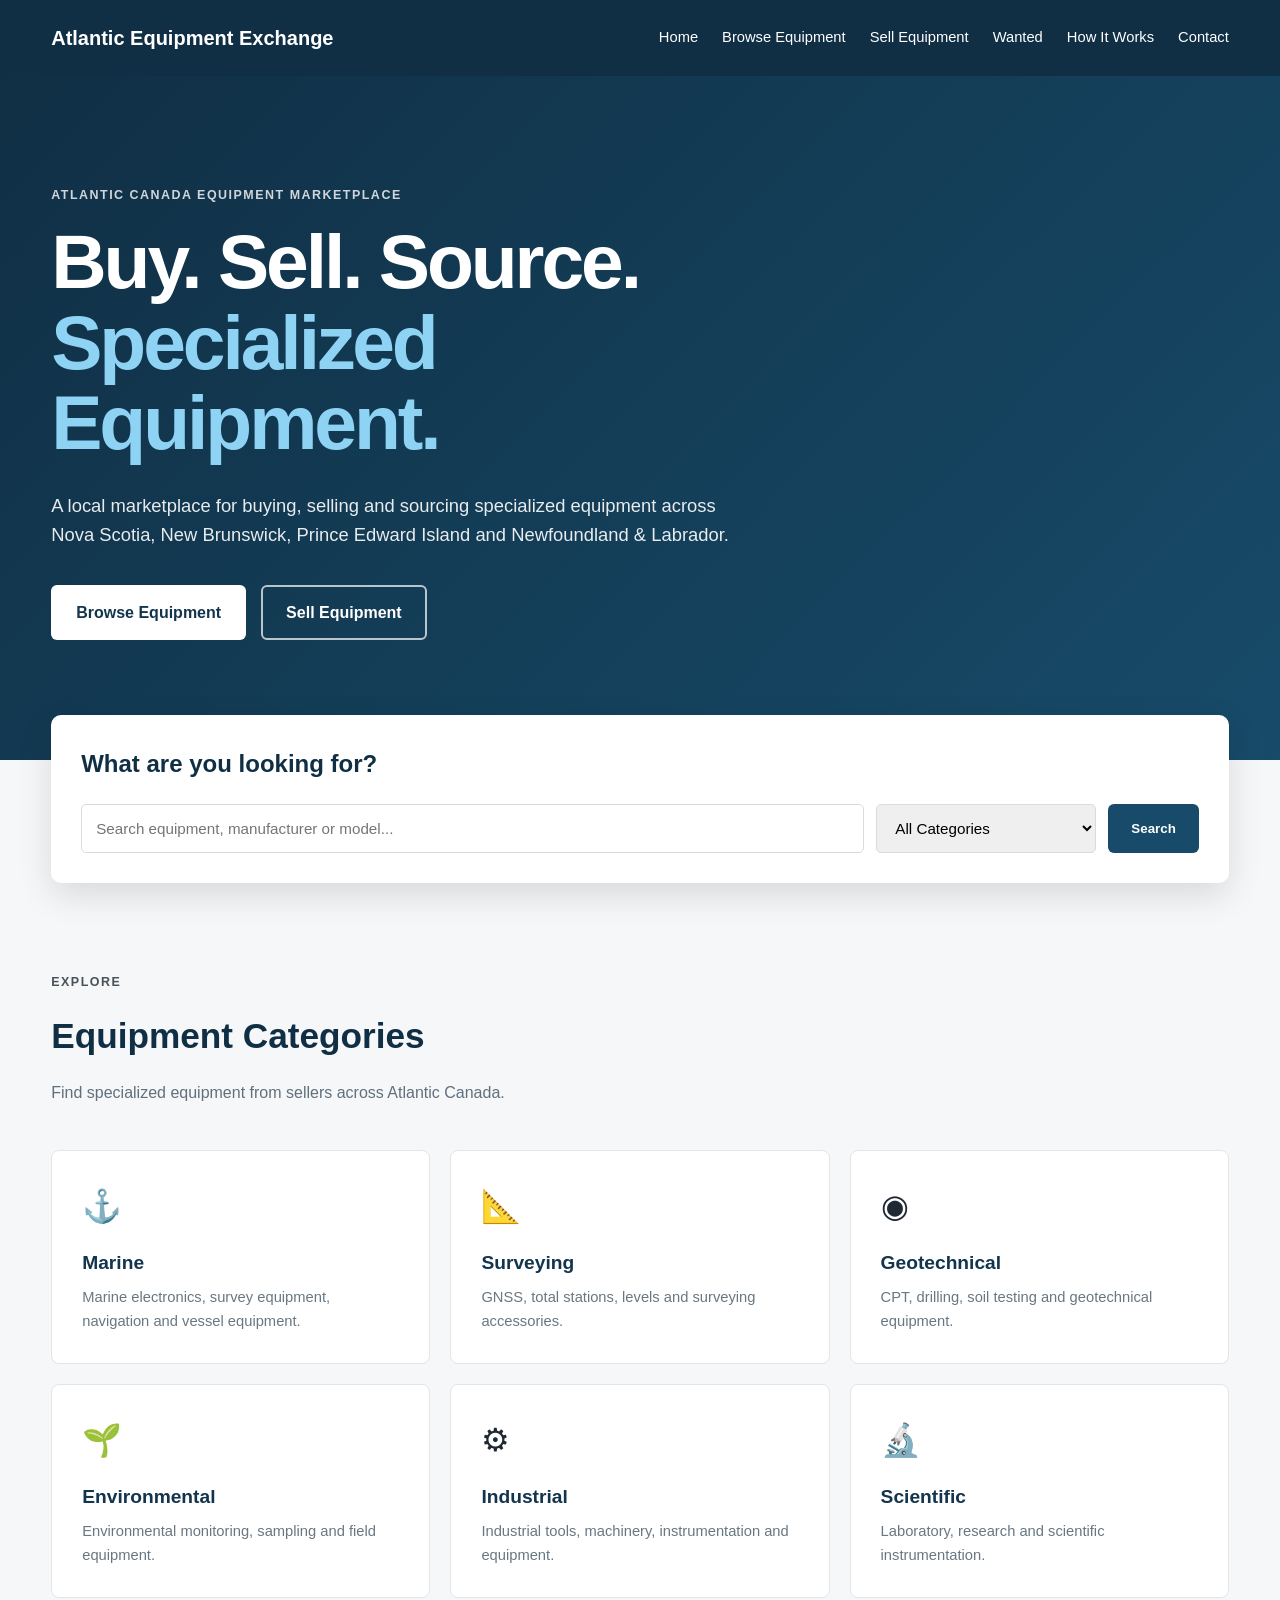
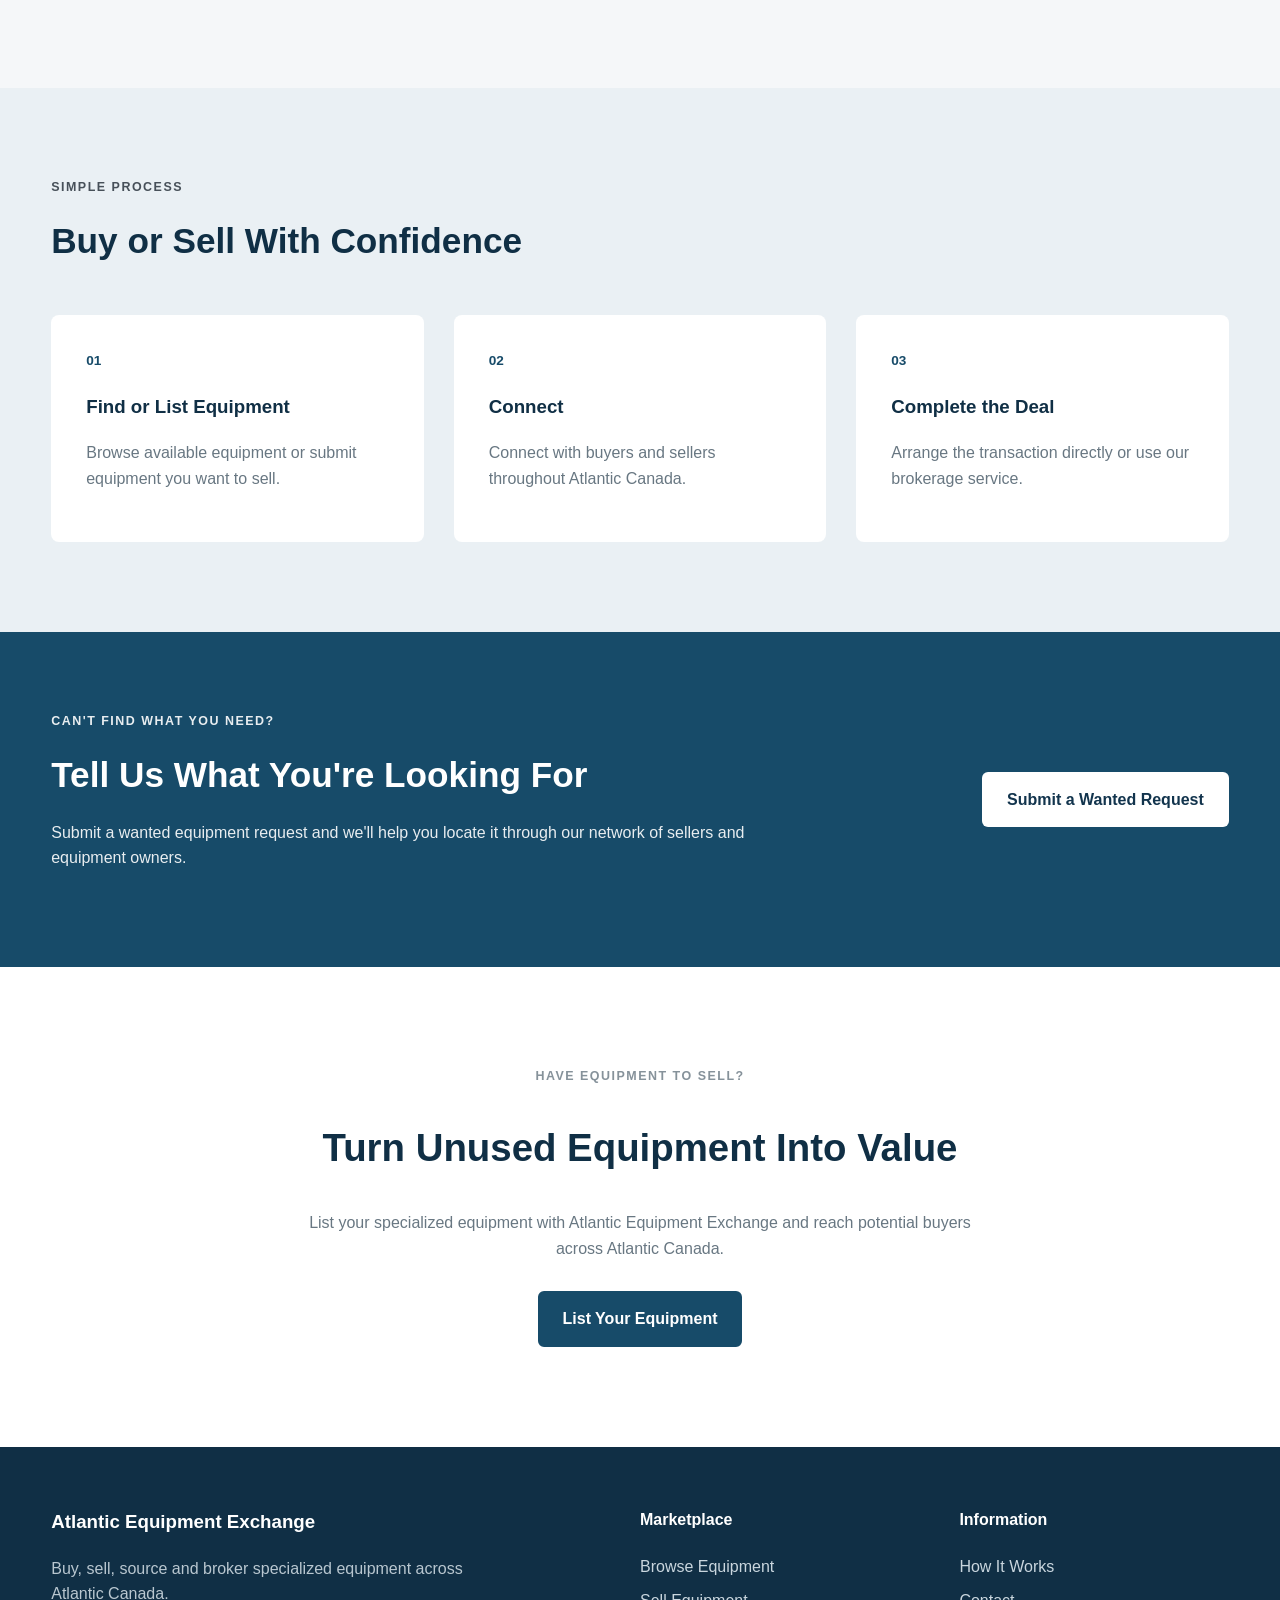
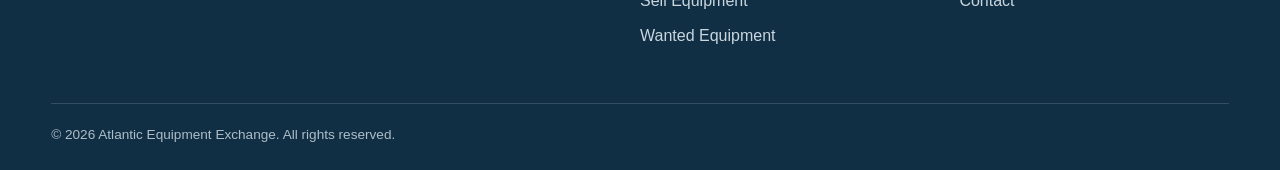
<file: index.html>
<!DOCTYPE html>
<html lang="en">

<head>

    <meta charset="UTF-8">

    <meta name="viewport"
          content="width=device-width, initial-scale=1.0">

    <title>Atlantic Equipment Exchange | Buy, Sell & Source Equipment</title>

    <meta name="description"
          content="Buy, sell, source and broker specialized equipment across Atlantic Canada.">

    <link rel="stylesheet" href="css/style.css">

</head>


<body>

    <!-- =========================================================
         HEADER
    ========================================================== -->

    <header class="site-header">

        <div class="container header-inner">

            <a href="index.html" class="logo">
                Atlantic Equipment Exchange
            </a>


            <nav class="main-nav">

                <a href="index.html">Home</a>

                <a href="browse.html">Browse Equipment</a>

                <a href="sell.html">Sell Equipment</a>

                <a href="wanted.html">Wanted</a>

                <a href="how-it-works.html">How It Works</a>

                <a href="contact.html">Contact</a>

            </nav>

        </div>

    </header>



    <!-- =========================================================
         HERO
    ========================================================== -->

    <main>

        <section class="hero">

            <div class="container hero-content">

                <div class="hero-text">

                    <p class="eyebrow">
                        ATLANTIC CANADA EQUIPMENT MARKETPLACE
                    </p>

                    <h1>
                        Buy. Sell. Source.<br>
                        <span>Specialized Equipment.</span>
                    </h1>

                    <p class="hero-description">

                        A local marketplace for buying, selling and
                        sourcing specialized equipment across Nova Scotia,
                        New Brunswick, Prince Edward Island and Newfoundland
                        & Labrador.

                    </p>


                    <div class="hero-buttons">

                        <a href="browse.html"
                           class="button button-primary">

                            Browse Equipment

                        </a>


                        <a href="sell.html"
                           class="button button-secondary">

                            Sell Equipment

                        </a>

                    </div>

                </div>

            </div>

        </section>



        <!-- =====================================================
             SEARCH
        ====================================================== -->

        <section class="search-section">

            <div class="container">

                <div class="search-box">

                    <h2>
                        What are you looking for?
                    </h2>


                    <form class="search-form"
                          action="browse.html"
                          method="get">

                        <input
                            type="search"
                            name="search"
                            placeholder="Search equipment, manufacturer or model..."
                            aria-label="Search equipment">


                        <select name="category"
                                aria-label="Equipment category">

                            <option value="">
                                All Categories
                            </option>

                            <option value="marine">
                                Marine Equipment
                            </option>

                            <option value="surveying">
                                Surveying Equipment
                            </option>

                            <option value="geotechnical">
                                Geotechnical Equipment
                            </option>

                            <option value="environmental">
                                Environmental Equipment
                            </option>

                            <option value="industrial">
                                Industrial Equipment
                            </option>

                            <option value="scientific">
                                Scientific Equipment
                            </option>

                        </select>


                        <button type="submit"
                                class="button button-primary">

                            Search

                        </button>

                    </form>

                </div>

            </div>

        </section>



        <!-- =====================================================
             CATEGORIES
        ====================================================== -->

        <section class="categories-section">

            <div class="container">

                <div class="section-heading">

                    <p class="eyebrow">
                        EXPLORE
                    </p>

                    <h2>
                        Equipment Categories
                    </h2>

                    <p>
                        Find specialized equipment from sellers
                        across Atlantic Canada.
                    </p>

                </div>


                <div class="category-grid">


                    <a href="browse.html?category=marine"
                       class="category-card">

                        <div class="category-icon">
                            ⚓
                        </div>

                        <h3>
                            Marine
                        </h3>

                        <p>
                            Marine electronics, survey equipment,
                            navigation and vessel equipment.
                        </p>

                    </a>



                    <a href="browse.html?category=surveying"
                       class="category-card">

                        <div class="category-icon">
                            📐
                        </div>

                        <h3>
                            Surveying
                        </h3>

                        <p>
                            GNSS, total stations, levels and
                            surveying accessories.
                        </p>

                    </a>



                    <a href="browse.html?category=geotechnical"
                       class="category-card">

                        <div class="category-icon">
                            ◉
                        </div>

                        <h3>
                            Geotechnical
                        </h3>

                        <p>
                            CPT, drilling, soil testing and
                            geotechnical equipment.
                        </p>

                    </a>



                    <a href="browse.html?category=environmental"
                       class="category-card">

                        <div class="category-icon">
                            🌱
                        </div>

                        <h3>
                            Environmental
                        </h3>

                        <p>
                            Environmental monitoring,
                            sampling and field equipment.
                        </p>

                    </a>



                    <a href="browse.html?category=industrial"
                       class="category-card">

                        <div class="category-icon">
                            ⚙
                        </div>

                        <h3>
                            Industrial
                        </h3>

                        <p>
                            Industrial tools, machinery,
                            instrumentation and equipment.
                        </p>

                    </a>



                    <a href="browse.html?category=scientific"
                       class="category-card">

                        <div class="category-icon">
                            🔬
                        </div>

                        <h3>
                            Scientific
                        </h3>

                        <p>
                            Laboratory, research and
                            scientific instrumentation.
                        </p>

                    </a>


                </div>

            </div>

        </section>



        <!-- =====================================================
             HOW IT WORKS
        ====================================================== -->

        <section class="process-section">

            <div class="container">

                <div class="section-heading">

                    <p class="eyebrow">
                        SIMPLE PROCESS
                    </p>

                    <h2>
                        Buy or Sell With Confidence
                    </h2>

                </div>


                <div class="process-grid">


                    <div class="process-card">

                        <div class="process-number">
                            01
                        </div>

                        <h3>
                            Find or List Equipment
                        </h3>

                        <p>
                            Browse available equipment or submit
                            equipment you want to sell.
                        </p>

                    </div>



                    <div class="process-card">

                        <div class="process-number">
                            02
                        </div>

                        <h3>
                            Connect
                        </h3>

                        <p>
                            Connect with buyers and sellers
                            throughout Atlantic Canada.
                        </p>

                    </div>



                    <div class="process-card">

                        <div class="process-number">
                            03
                        </div>

                        <h3>
                            Complete the Deal
                        </h3>

                        <p>
                            Arrange the transaction directly or
                            use our brokerage service.
                        </p>

                    </div>


                </div>

            </div>

        </section>



        <!-- =====================================================
             WANTED EQUIPMENT
        ====================================================== -->

        <section class="wanted-section">

            <div class="container">

                <div class="wanted-content">

                    <div>

                        <p class="eyebrow">
                            CAN'T FIND WHAT YOU NEED?
                        </p>

                        <h2>
                            Tell Us What You're Looking For
                        </h2>

                        <p>
                            Submit a wanted equipment request and
                            we'll help you locate it through our
                            network of sellers and equipment owners.
                        </p>

                    </div>


                    <a href="wanted.html"
                       class="button button-primary">

                        Submit a Wanted Request

                    </a>

                </div>

            </div>

        </section>



        <!-- =====================================================
             SELL CTA
        ====================================================== -->

        <section class="sell-section">

            <div class="container">

                <div class="sell-content">

                    <p class="eyebrow">
                        HAVE EQUIPMENT TO SELL?
                    </p>

                    <h2>
                        Turn Unused Equipment Into Value
                    </h2>

                    <p>
                        List your specialized equipment with
                        Atlantic Equipment Exchange and reach
                        potential buyers across Atlantic Canada.
                    </p>

                    <a href="sell.html"
                       class="button button-secondary">

                        List Your Equipment

                    </a>

                </div>

            </div>

        </section>

    </main>



    <!-- =========================================================
         FOOTER
    ========================================================== -->

    <footer class="site-footer">

        <div class="container footer-grid">


            <div>

                <h3>
                    Atlantic Equipment Exchange
                </h3>

                <p>
                    Buy, sell, source and broker specialized
                    equipment across Atlantic Canada.
                </p>

            </div>


            <div>

                <h4>
                    Marketplace
                </h4>

                <a href="browse.html">
                    Browse Equipment
                </a>

                <a href="sell.html">
                    Sell Equipment
                </a>

                <a href="wanted.html">
                    Wanted Equipment
                </a>

            </div>


            <div>

                <h4>
                    Information
                </h4>

                <a href="how-it-works.html">
                    How It Works
                </a>

                <a href="contact.html">
                    Contact
                </a>

            </div>


        </div>


        <div class="container footer-bottom">

            <p>
                © 2026 Atlantic Equipment Exchange.
                All rights reserved.
            </p>

        </div>

    </footer>


</body>

</html>
</file>
<file: css/style.css>
/* =========================================================
   GLOBAL
========================================================= */

* {
    box-sizing: border-box;
}

html {
    scroll-behavior: smooth;
}

body {
    margin: 0;

    font-family:
        Arial,
        Helvetica,
        sans-serif;

    background: #f5f7f9;

    color: #1f2933;

    line-height: 1.6;
}


.container {
    width: min(1180px, 92%);

    margin: 0 auto;
}


/* =========================================================
   HEADER
========================================================= */

.site-header {
    background: #102f45;

    color: white;

    position: relative;

    z-index: 10;
}


.header-inner {
    min-height: 76px;

    display: flex;

    align-items: center;

    justify-content: space-between;

    gap: 30px;
}


.logo {
    color: white;

    text-decoration: none;

    font-size: 1.25rem;

    font-weight: 700;

    white-space: nowrap;
}


.main-nav {
    display: flex;

    align-items: center;

    gap: 24px;
}


.main-nav a {
    color: white;

    text-decoration: none;

    font-size: 0.92rem;

    transition: opacity 0.2s ease;
}


.main-nav a:hover {
    opacity: 0.75;
}


/* =========================================================
   HERO
========================================================= */

.hero {
    background:
        linear-gradient(
            135deg,
            #102f45 0%,
            #174b69 100%
        );

    color: white;

    padding: 110px 0 120px;
}


.hero-content {
    display: flex;

    align-items: center;
}


.hero-text {
    max-width: 780px;
}


.eyebrow {
    margin: 0 0 15px;

    font-size: 0.78rem;

    font-weight: 700;

    letter-spacing: 0.12em;

    text-transform: uppercase;

    opacity: 0.8;
}


.hero h1 {
    margin: 0;

    font-size: clamp(2.7rem, 6vw, 5rem);

    line-height: 1.05;

    letter-spacing: -0.04em;
}


.hero h1 span {
    color: #8fd3f4;
}


.hero-description {
    max-width: 700px;

    margin: 28px 0 35px;

    font-size: 1.15rem;

    opacity: 0.9;
}


.hero-buttons {
    display: flex;

    flex-wrap: wrap;

    gap: 15px;
}


/* =========================================================
   BUTTONS
========================================================= */

.button {
    display: inline-block;

    padding: 13px 23px;

    border-radius: 6px;

    text-decoration: none;

    font-weight: 700;

    border: 2px solid transparent;

    cursor: pointer;

    transition:
        transform 0.2s ease,
        opacity 0.2s ease;
}


.button:hover {
    transform: translateY(-2px);

    opacity: 0.92;
}


.button-primary {
    background: #ffffff;

    color: #12344d;
}


.button-secondary {
    background: transparent;

    color: white;

    border-color: rgba(255,255,255,0.7);
}


/* =========================================================
   SEARCH
========================================================= */

.search-section {
    margin-top: -45px;

    position: relative;

    z-index: 2;
}


.search-box {
    background: white;

    padding: 30px;

    border-radius: 10px;

    box-shadow:
        0 12px 35px rgba(0,0,0,0.12);
}


.search-box h2 {
    margin-top: 0;

    color: #102f45;
}


.search-form {
    display: grid;

    grid-template-columns:
        minmax(0, 1fr)
        220px
        auto;

    gap: 12px;
}


.search-form input,
.search-form select {
    width: 100%;

    padding: 14px;

    border:
        1px solid #d5dce2;

    border-radius: 5px;

    font-size: 0.95rem;
}


.search-form button {
    border: none;

    background: #174b69;

    color: white;
}


/* =========================================================
   SECTIONS
========================================================= */

.categories-section,
.process-section {
    padding: 90px 0;
}


.section-heading {
    max-width: 700px;

    margin-bottom: 45px;
}


.section-heading h2 {
    margin: 0 0 12px;

    color: #102f45;

    font-size: 2.2rem;
}


.section-heading p:last-child {
    color: #61707c;
}


/* =========================================================
   CATEGORY CARDS
========================================================= */

.category-grid {
    display: grid;

    grid-template-columns:
        repeat(3, 1fr);

    gap: 20px;
}


.category-card {
    background: white;

    padding: 30px;

    border-radius: 8px;

    text-decoration: none;

    color: inherit;

    border:
        1px solid #e1e6ea;

    transition:
        transform 0.2s ease,
        box-shadow 0.2s ease;
}


.category-card:hover {
    transform: translateY(-4px);

    box-shadow:
        0 12px 30px rgba(0,0,0,0.08);
}


.category-icon {
    font-size: 2rem;

    margin-bottom: 15px;
}


.category-card h3 {
    margin: 0 0 8px;

    color: #12344d;

    font-size: 1.2rem;
}


.category-card p {
    margin: 0;

    color: #687782;

    font-size: 0.92rem;
}


/* =========================================================
   PROCESS
========================================================= */

.process-section {
    background: #eaf0f4;
}


.process-grid {
    display: grid;

    grid-template-columns:
        repeat(3, 1fr);

    gap: 30px;
}


.process-card {
    position: relative;

    padding: 35px;

    background: white;

    border-radius: 8px;
}


.process-number {
    margin-bottom: 20px;

    font-size: 0.85rem;

    font-weight: 700;

    color: #174b69;
}


.process-card h3 {
    margin-top: 0;

    color: #102f45;
}


.process-card p {
    color: #687782;
}


/* =========================================================
   WANTED
========================================================= */

.wanted-section {
    padding: 80px 0;

    background: #174b69;

    color: white;
}


.wanted-content {
    display: flex;

    align-items: center;

    justify-content: space-between;

    gap: 40px;
}


.wanted-content h2 {
    margin: 0 0 15px;

    font-size: 2.2rem;
}


.wanted-content p {
    max-width: 700px;

    opacity: 0.9;
}


/* =========================================================
   SELL CTA
========================================================= */

.sell-section {
    padding: 100px 0;

    text-align: center;

    background: white;
}


.sell-content {
    max-width: 700px;

    margin: auto;
}


.sell-content h2 {
    margin-top: 0;

    color: #102f45;

    font-size: 2.4rem;
}


.sell-content p {
    color: #687782;

    margin-bottom: 30px;
}


.sell-content .button {
    background: #174b69;

    color: white;

    border-color: #174b69;
}


/* =========================================================
   FOOTER
========================================================= */

.site-footer {
    background: #102f45;

    color: white;

    padding: 60px 0 25px;
}


.footer-grid {
    display: grid;

    grid-template-columns:
        2fr 1fr 1fr;

    gap: 50px;
}


.footer-grid h3,
.footer-grid h4 {
    margin-top: 0;
}


.footer-grid p {
    max-width: 450px;

    color: #b9c7d0;
}


.footer-grid a {
    display: block;

    color: #c9d6de;

    text-decoration: none;

    margin-bottom: 9px;
}


.footer-grid a:hover {
    color: white;
}


.footer-bottom {
    margin-top: 45px;

    padding-top: 20px;

    border-top:
        1px solid rgba(255,255,255,0.15);
}


.footer-bottom p {
    margin: 0;

    color: #aebdc7;

    font-size: 0.85rem;
}


/* =========================================================
   MOBILE
========================================================= */

@media (max-width: 850px) {

    .header-inner {
        flex-direction: column;

        align-items: flex-start;

        padding: 20px 0;
    }


    .main-nav {
        flex-wrap: wrap;

        gap: 12px 18px;
    }


    .hero {
        padding: 80px 0 100px;
    }


    .search-form {
        grid-template-columns: 1fr;
    }


    .category-grid,
    .process-grid {
        grid-template-columns: 1fr;
    }


    .wanted-content {
        flex-direction: column;

        align-items: flex-start;
    }


    .footer-grid {
        grid-template-columns: 1fr;
    }

}


@media (max-width: 500px) {

    .hero h1 {
        font-size: 2.7rem;
    }


    .hero-buttons {
        flex-direction: column;

        align-items: stretch;
    }


    .hero-buttons .button {
        text-align: center;
    }

}
/* =========================================================
   BROWSE PAGE
========================================================= */

.page-header {
    background: #eaf0f4;

    padding: 70px 0;
}


.page-header h1 {
    margin: 0 0 10px;

    color: #102f45;

    font-size: 3rem;

    line-height: 1.1;
}


.page-header p:last-child {
    max-width: 650px;

    margin: 0;

    color: #687782;

    font-size: 1.05rem;
}


/* =========================================================
   BROWSE CONTROLS
========================================================= */

.browse-section {
    padding: 55px 0 90px;
}


.browse-controls {
    display: grid;

    grid-template-columns:
        minmax(0, 1fr)
        220px
        220px;

    gap: 15px;

    padding: 25px;

    margin-bottom: 35px;

    background: white;

    border: 1px solid #e0e6ea;

    border-radius: 8px;
}


.browse-controls label {
    display: block;

    margin-bottom: 7px;

    font-size: 0.85rem;

    font-weight: 700;

    color: #344955;
}


.browse-controls input,
.browse-controls select,
.listing-header select {
    width: 100%;

    padding: 12px 13px;

    border: 1px solid #d3dbe1;

    border-radius: 5px;

    background: white;

    color: #1f2933;

    font-size: 0.92rem;
}


/* =========================================================
   LISTING HEADER
========================================================= */

.listing-header {
    display: flex;

    align-items: center;

    justify-content: space-between;

    gap: 20px;

    margin-bottom: 20px;
}


.listing-header p {
    margin: 0;

    color: #687782;
}


.listing-header select {
    width: 180px;
}


/* =========================================================
   LISTING GRID
========================================================= */

.listing-grid {
    display: grid;

    grid-template-columns:
        repeat(3, 1fr);

    gap: 22px;
}


/* =========================================================
   LISTING CARD
========================================================= */

.listing-card {
    overflow: hidden;

    background: white;

    border:
        1px solid #e0e6ea;

    border-radius: 8px;

    transition:
        transform 0.2s ease,
        box-shadow 0.2s ease;
}


.listing-card:hover {
    transform: translateY(-4px);

    box-shadow:
        0 12px 30px rgba(0,0,0,0.08);
}


/* =========================================================
   LISTING IMAGE
========================================================= */

.listing-image {
    position: relative;

    height: 210px;

    background: #dfe7ec;
}


.placeholder-image {
    height: 100%;

    display: flex;

    align-items: center;

    justify-content: center;

    text-align: center;

    padding: 20px;

    color: #5b6b75;

    font-size: 0.78rem;

    font-weight: 700;

    letter-spacing: 0.08em;
}

/* =========================================================
   LISTING IMAGE GALLERY
========================================================= */

.listing-image-gallery {
    width: 100%;

    height: 100%;

    display: flex;

    align-items: center;

    justify-content: center;

    overflow: hidden;

    background: #dfe7ec;
}


.listing-gallery-image {
    display: block;

    width: 100%;

    height: 100%;

    object-fit: contain;

    background: #dfe7ec;

    cursor: pointer;
}

.listing-card-image {
    display: block;
    width: 100%;
    height: 100%;
    object-fit: contain;
    background: #dfe7ec;
}

/* =========================================================
   LISTING PHOTO THUMBNAILS
========================================================= */

.listing-photo-thumbnails {
    display: flex;

    gap: 10px;

    margin-top: 12px;

    overflow-x: auto;
}


.listing-photo-thumbnail {
    flex: 0 0 80px;

    width: 80px;

    height: 60px;

    padding: 0;

    border: 2px solid transparent;

    border-radius: 5px;

    background: #dfe7ec;

    overflow: hidden;

    cursor: pointer;
}


.listing-photo-thumbnail img {
    display: block;

    width: 100%;

    height: 100%;

    object-fit: cover;
}


.listing-photo-thumbnail.active {
    border-color: #174b69;
}

.listing-badge {
    position: absolute;

    top: 12px;

    left: 12px;

    padding: 5px 9px;

    background: white;

    color: #174b69;

    border-radius: 4px;

    font-size: 0.75rem;

    font-weight: 700;
}


/* =========================================================
   LISTING CONTENT
========================================================= */

.listing-content {
    padding: 22px;
}


.listing-category {
    margin: 0 0 8px;

    color: #174b69;

    font-size: 0.72rem;

    font-weight: 700;

    letter-spacing: 0.1em;
}


.listing-content h2 {
    margin: 0 0 10px;

    color: #102f45;

    font-size: 1.25rem;

    line-height: 1.3;
}


.listing-description {
    min-height: 70px;

    margin: 0 0 18px;

    color: #687782;

    font-size: 0.9rem;
}


.listing-details {
    display: flex;

    flex-direction: column;

    gap: 4px;

    padding-top: 15px;

    border-top:
        1px solid #edf0f2;

    color: #687782;

    font-size: 0.82rem;
}


.listing-footer {
    display: flex;

    align-items: center;

    justify-content: space-between;

    gap: 15px;

    margin-top: 18px;
}


.listing-footer strong {
    color: #102f45;

    font-size: 1.15rem;
}


.listing-footer a {
    padding: 8px 13px;

    background: #174b69;

    color: white;

    border-radius: 4px;

    text-decoration: none;

    font-size: 0.82rem;

    font-weight: 700;
}

/* =========================================================
   LISTING DETAIL PAGE
========================================================= */

.listing-detail-page {
    max-width: 1100px;
    margin: 0 auto;
}


.listing-detail-card {
    background: white;

    border: 1px solid #e0e6ea;

    border-radius: 10px;

    overflow: hidden;

    box-shadow:
        0 8px 25px rgba(0,0,0,0.06);
}


.listing-detail-media {
    position: relative;

    width: 100%;

    height: 520px;

    background: #dfe7ec;
}


.listing-detail-media .listing-image-gallery {
    width: 100%;
    height: 100%;
}


.listing-detail-media .listing-badge {
    z-index: 2;
}


.listing-detail-content {
    padding: 32px;
}


.listing-detail-content .listing-category {
    margin-bottom: 10px;

    font-size: 0.75rem;
}


.listing-detail-content h2 {
    margin: 0 0 18px;

    color: #102f45;

    font-size: 2rem;

    line-height: 1.2;
}


.listing-detail-content .listing-description {
    min-height: 0;

    margin-bottom: 25px;

    color: #4f606c;

    font-size: 1rem;

    line-height: 1.7;
}


.listing-detail-content .listing-details {
    display: grid;

    grid-template-columns:
        repeat(2, minmax(0, 1fr));

    gap: 12px;

    padding-top: 20px;

    font-size: 0.92rem;
}


.listing-detail-content .listing-footer {
    margin-top: 25px;

    padding-top: 20px;

    border-top:
        1px solid #edf0f2;
}


.listing-detail-content .listing-footer strong {
    font-size: 1.5rem;
}


.listing-detail-page .listing-photo-thumbnails {
    padding: 0 32px;

    margin-top: 15px;
}


.listing-detail-page .listing-photo-thumbnail {
    flex-basis: 90px;

    width: 90px;

    height: 68px;
}


@media (max-width: 750px) {

    .listing-detail-media {
        height: 380px;
    }


    .listing-detail-content {
        padding: 25px;
    }


    .listing-detail-content h2 {
        font-size: 1.6rem;
    }


    .listing-detail-content .listing-details {
        grid-template-columns: 1fr;
    }


    .listing-detail-page .listing-photo-thumbnails {
        padding: 0 25px;
    }

}
/* =========================================================
   LISTING ENQUIRY
========================================================= */

.listing-enquiry {
    margin-top: 40px;

    padding: 35px;

    background: white;

    border:
        1px solid #e0e6ea;

    border-radius: 10px;
}


.listing-enquiry h2 {
    margin-top: 0;

    margin-bottom: 10px;

    color: #102f45;
}


.listing-enquiry > p {
    margin-bottom: 30px;

    color: #687782;
}


.listing-enquiry .form-group {
    margin-bottom: 22px;
}


.listing-enquiry .form-submit {
    border-top: none;

    padding-top: 5px;
}


#enquiry-success {
    margin-top: 20px;

    padding: 15px;

    border-radius: 5px;

    background: #eaf4ea;

    color: #285c2a;
}


#enquiry-error {
    margin-top: 20px;

    padding: 15px;

    border-radius: 5px;

    background: #fbeaea;

    color: #8a2d2d;
}


@media (max-width: 700px) {

    .listing-enquiry {
        padding: 25px;
    }

}
/* =========================================================
   BROWSE MOBILE
========================================================= */

@media (max-width: 950px) {

    .listing-grid {
        grid-template-columns:
            repeat(2, 1fr);
    }

}


@media (max-width: 750px) {

    .browse-controls {
        grid-template-columns: 1fr;
    }


    .listing-grid {
        grid-template-columns: 1fr;
    }


    .listing-header {
        align-items: flex-start;

        flex-direction: column;
    }


    .listing-header select {
        width: 100%;
    }


    .page-header h1 {
        font-size: 2.4rem;
    }

}
/* =========================================================
   CLEAR FILTERS
========================================================= */

.listing-header-actions {
    display: flex;

    align-items: center;

    gap: 12px;
}


.clear-filters-button {
    display: none;

    padding: 11px 15px;

    border: 1px solid #174b69;

    border-radius: 5px;

    background: white;

    color: #174b69;

    font-size: 0.85rem;

    font-weight: 700;

    cursor: pointer;
}


.clear-filters-button:hover {
    background: #174b69;

    color: white;
}


@media (max-width: 750px) {

    .listing-header-actions {
        width: 100%;

        flex-direction: column;

        align-items: stretch;
    }

}
/* =========================================================
   SELL EQUIPMENT FORM
========================================================= */

.sell-form-section {
    padding: 70px 0 100px;
}


.form-container {
    max-width: 850px;

    margin: 0 auto;

    background: white;

    padding: 45px;

    border:
        1px solid #e0e6ea;

    border-radius: 10px;
}


.form-introduction {
    margin-bottom: 40px;
}


.form-introduction h2 {
    margin-top: 0;

    color: #102f45;

    font-size: 2rem;
}


.form-introduction p {
    color: #687782;
}


.form-section {
    padding: 35px 0;

    border-top:
        1px solid #e5eaed;
}


.form-section:first-of-type {
    border-top: none;

    padding-top: 0;
}


.form-section h3 {
    margin-top: 0;

    color: #102f45;

    font-size: 1.35rem;
}


.form-row {
    display: grid;

    grid-template-columns:
        repeat(2, 1fr);

    gap: 20px;
}


.form-group {
    margin-bottom: 22px;
}


.form-group label {
    display: block;

    margin-bottom: 7px;

    color: #344955;

    font-size: 0.88rem;

    font-weight: 700;
}


.form-group input,
.form-group select,
.form-group textarea {
    width: 100%;

    padding: 13px;

    border:
        1px solid #d3dbe1;

    border-radius: 5px;

    background: white;

    color: #1f2933;

    font-family: inherit;

    font-size: 0.95rem;
}


.form-group textarea {
    resize: vertical;
}


.form-group input:focus,
.form-group select:focus,
.form-group textarea:focus {
    outline: none;

    border-color: #174b69;

    box-shadow:
        0 0 0 3px rgba(23,75,105,0.10);
}


.form-help {
    color: #687782;

    font-size: 0.83rem;
}


.form-submit {
    padding-top: 30px;

    border-top:
        1px solid #e5eaed;
}


.form-submit-button {
    background: #174b69;

    color: white;

    border-color: #174b69;
}


@media (max-width: 700px) {

    .form-container {
        padding: 25px;
    }


    .form-row {
        grid-template-columns: 1fr;
    }

}
</file>
